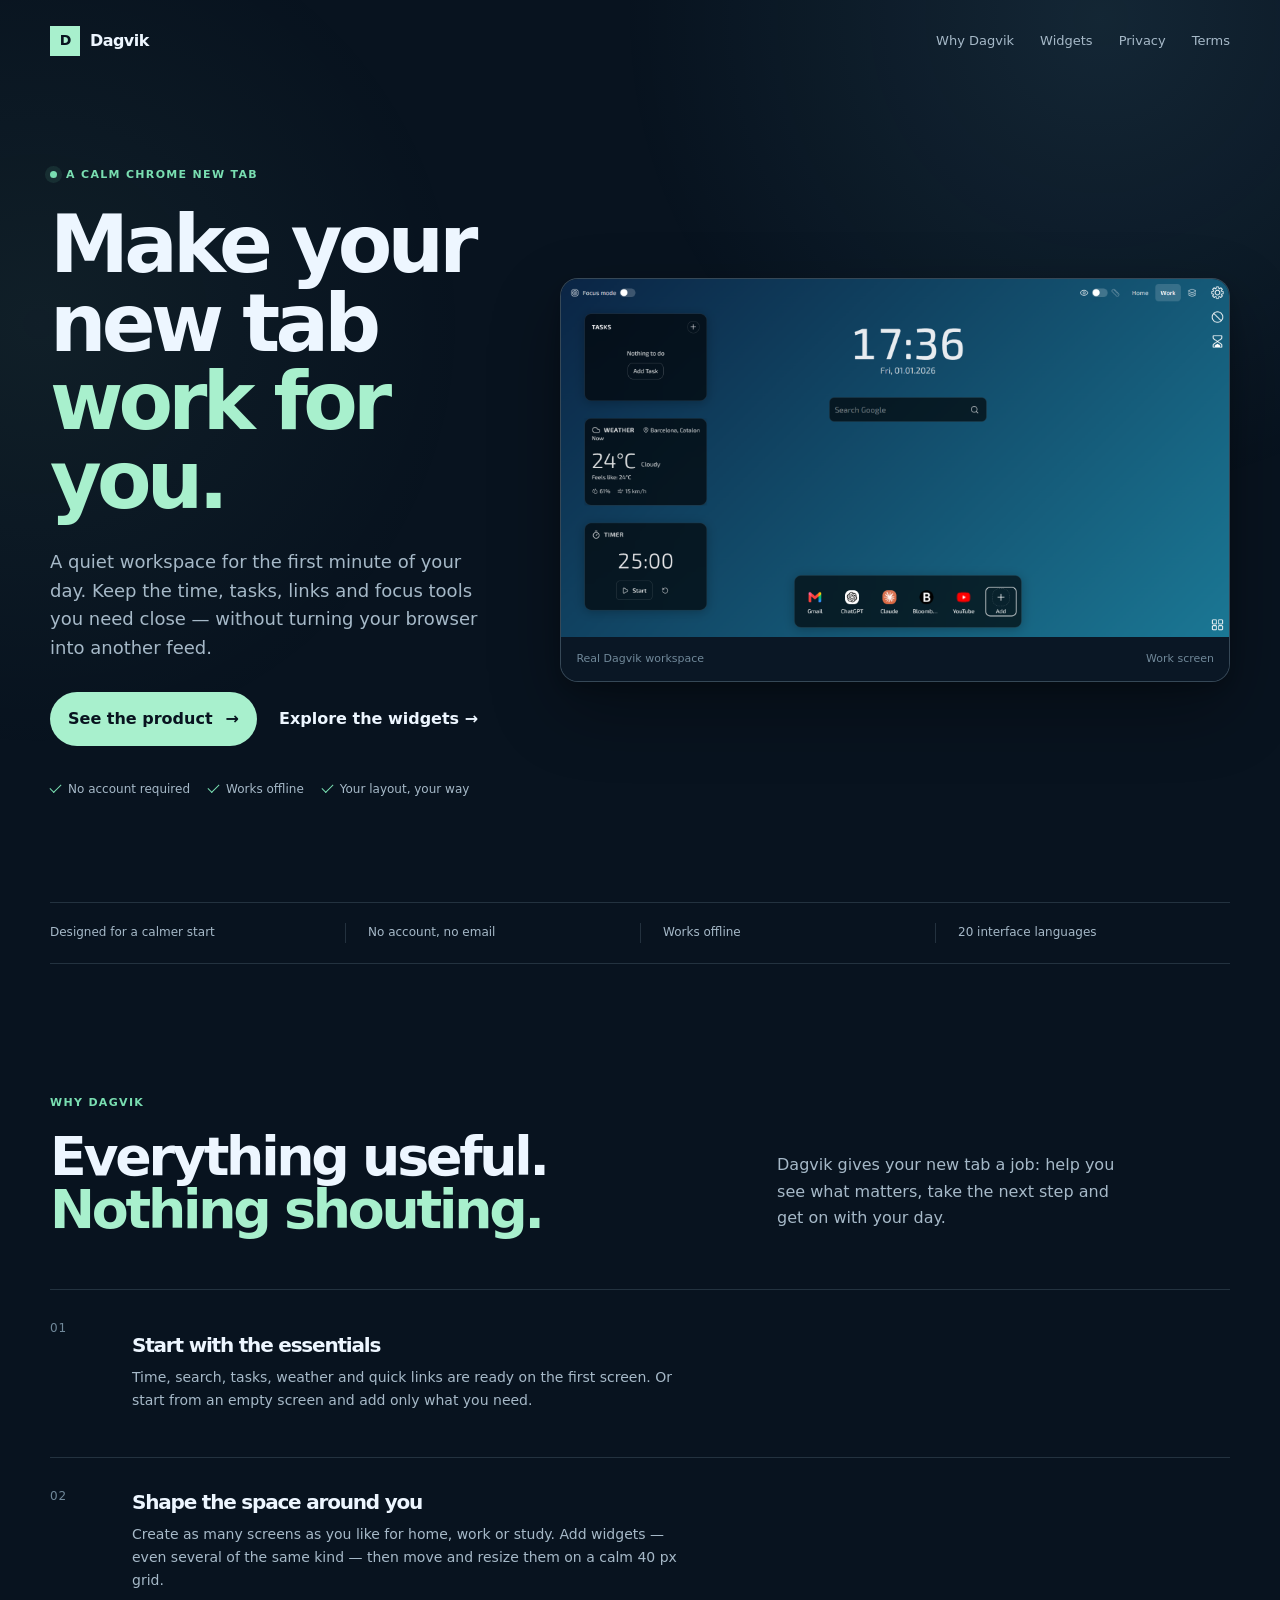
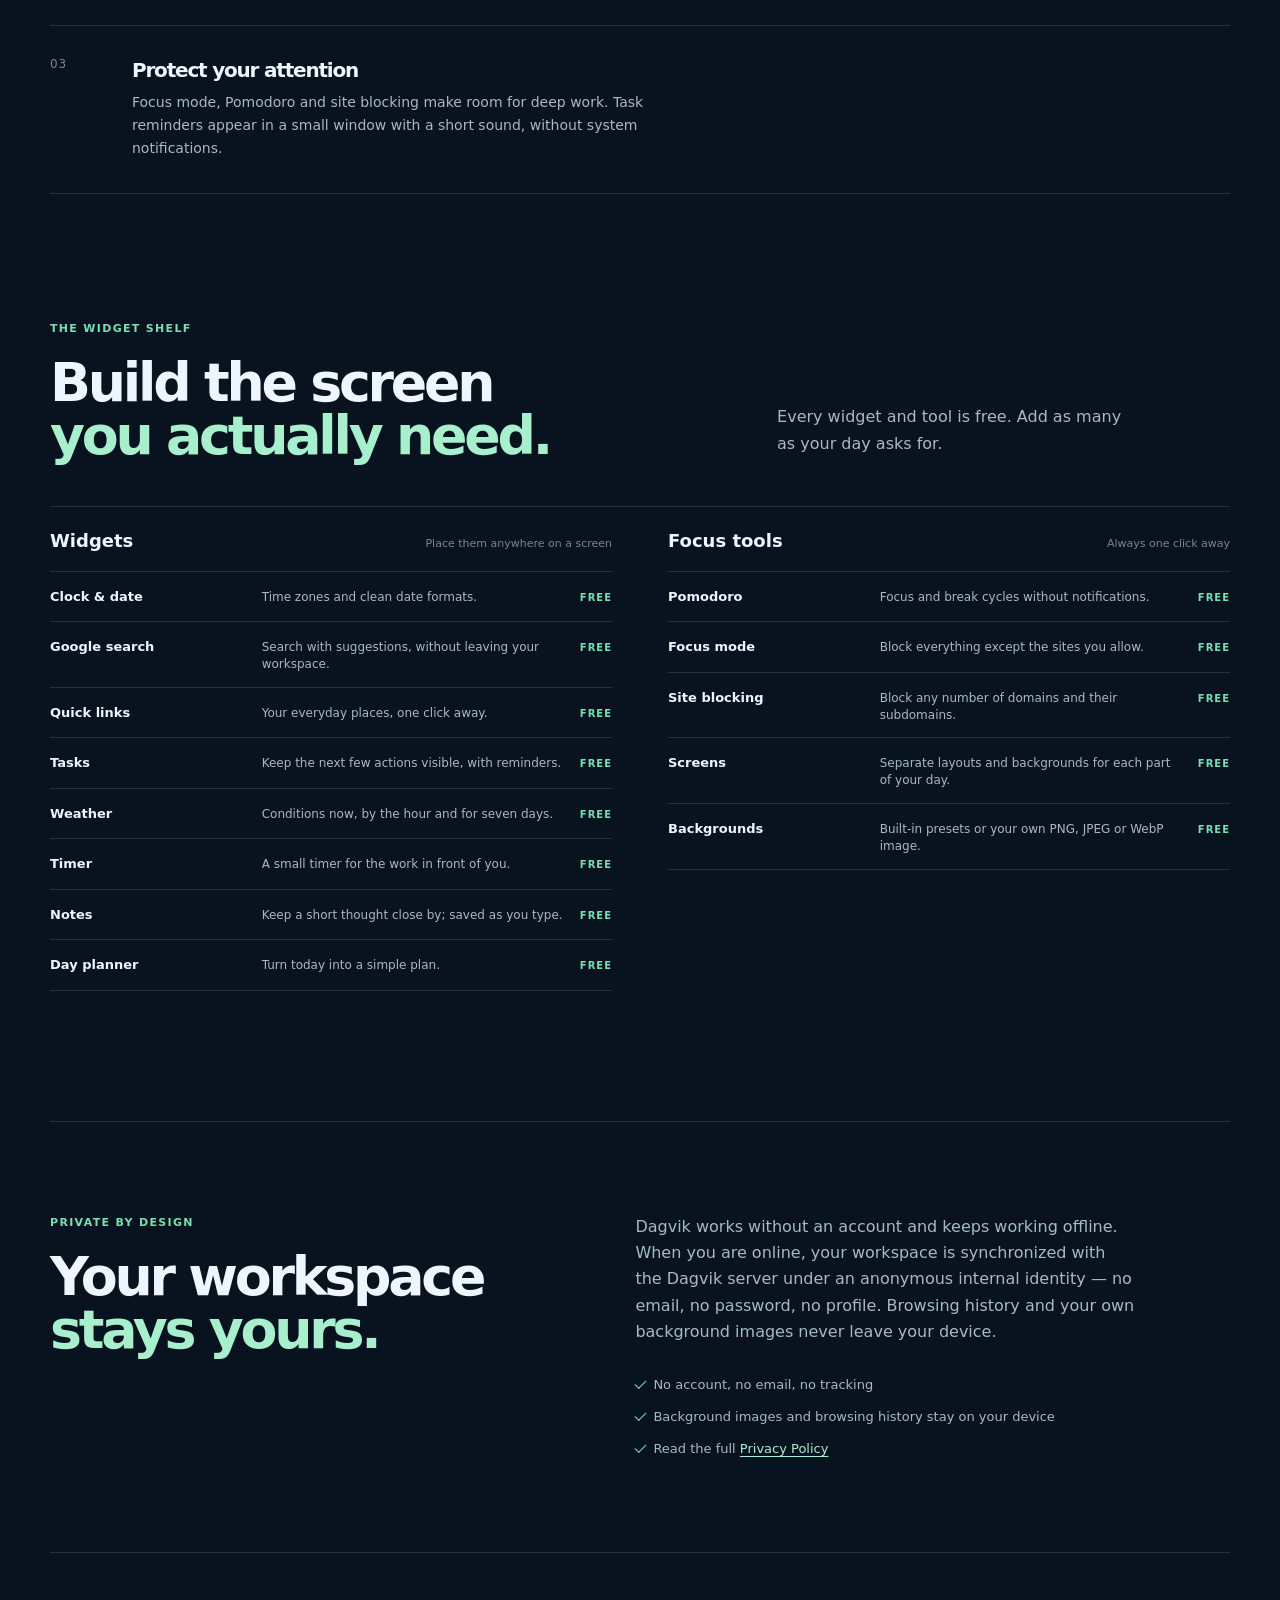
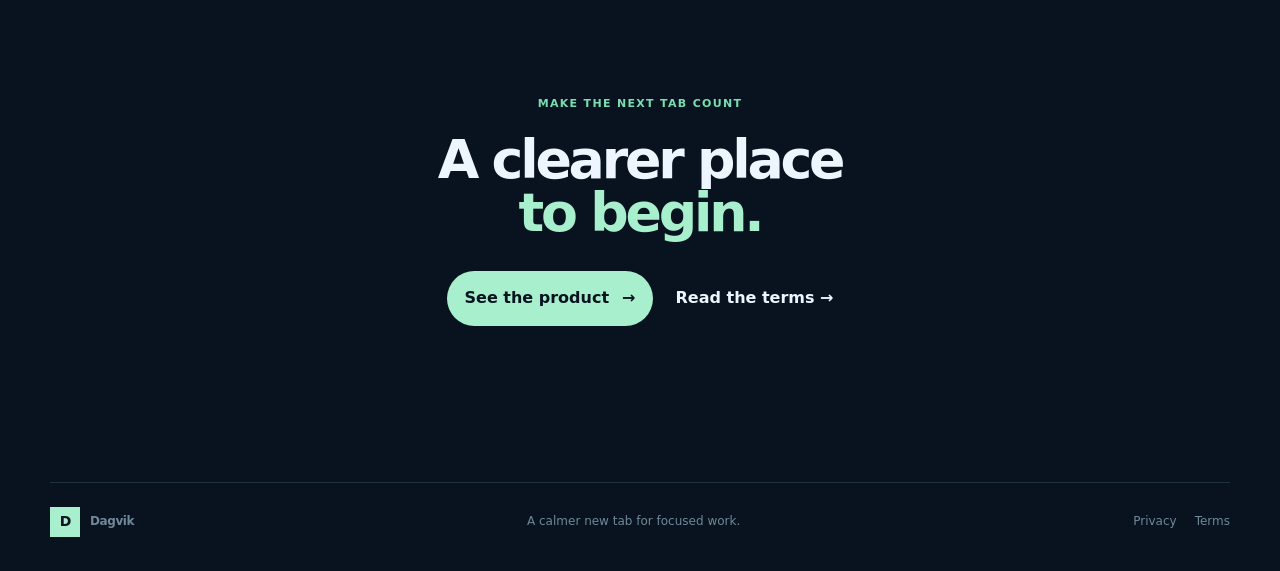
<file: index.html>
<!doctype html>
<html lang="en">
  <head>
    <meta charset="UTF-8" />
    <meta name="viewport" content="width=device-width, initial-scale=1" />
    <meta name="description" content="Dagvik is a calm Chrome new tab for time, tasks, links and focus. No account, works offline." />
    <title>Dagvik — Make your new tab work for you</title>
    <link rel="stylesheet" href="styles.css?v=20261003" />
  </head>
  <body>
    <a class="skip-link" href="#main">Skip to content</a>
    <header class="site-header section-wrap">
      <a class="wordmark" href="index.html" aria-label="Dagvik home"><span class="mark">D</span><span>Dagvik</span></a>
      <nav class="site-nav" aria-label="Main navigation">
        <a href="#features">Why Dagvik</a>
        <a href="#widgets">Widgets</a>
        <a href="privacy.html">Privacy</a>
        <a href="terms.html">Terms</a>
      </nav>
    </header>

    <main id="main">
      <section class="hero section-wrap">
        <div class="hero-copy">
          <div class="hero-badge"><span class="status-dot"></span> A calm Chrome new tab</div>
          <h1>Make your new tab <span>work for you.</span></h1>
          <p class="hero-lede">A quiet workspace for the first minute of your day. Keep the time, tasks, links and focus tools you need close — without turning your browser into another feed.</p>
          <div class="hero-actions">
            <a class="button button-primary" href="preview.html">See the product <span aria-hidden="true">→</span></a>
            <a class="text-link" href="#widgets">Explore the widgets <span aria-hidden="true">→</span></a>
          </div>
          <ul class="hero-points" aria-label="Dagvik principles">
            <li><span class="check-mark" aria-hidden="true"></span>No account required</li>
            <li><span class="check-mark" aria-hidden="true"></span>Works offline</li>
            <li><span class="check-mark" aria-hidden="true"></span>Your layout, your way</li>
          </ul>
        </div>

        <div class="hero-visual" data-screenshot-slot="default-workspace" aria-label="Screenshot of the Dagvik default workspace" role="img">
          <figure class="product-shell product-shell-real">
            <img class="product-shot" src="assets/dagvik-workspace.png" alt="Dagvik workspace with tasks, weather, timer, clock, Google search and quick links" />
            <figcaption class="product-caption"><span>Real Dagvik workspace</span><span>Work screen</span></figcaption>
          </figure>
        </div>
      </section>

      <section class="proof-strip section-wrap" aria-label="Dagvik highlights">
        <span>Designed for a calmer start</span><span>No account, no email</span><span>Works offline</span><span>20 interface languages</span>
      </section>

      <section id="features" class="section-wrap feature-section">
        <div class="section-heading">
          <div><p class="section-kicker">Why Dagvik</p><h2>Everything useful.<br /><span>Nothing shouting.</span></h2></div>
          <p>Dagvik gives your new tab a job: help you see what matters, take the next step and get on with your day.</p>
        </div>
        <div class="feature-list">
          <article class="feature-row"><span class="feature-number">01</span><div><h3>Start with the essentials</h3><p>Time, search, tasks, weather and quick links are ready on the first screen. Or start from an empty screen and add only what you need.</p></div></article>
          <article class="feature-row"><span class="feature-number">02</span><div><h3>Shape the space around you</h3><p>Create as many screens as you like for home, work or study. Add widgets — even several of the same kind — then move and resize them on a calm 40 px grid.</p></div></article>
          <article class="feature-row"><span class="feature-number">03</span><div><h3>Protect your attention</h3><p>Focus mode, Pomodoro and site blocking make room for deep work. Task reminders appear in a small window with a short sound, without system notifications.</p></div></article>
        </div>
      </section>

      <section id="widgets" class="section-wrap widget-section">
        <div class="section-heading section-heading-compact"><div><p class="section-kicker">The widget shelf</p><h2>Build the screen<br /><span>you actually need.</span></h2></div><p>Every widget and tool is free. Add as many as your day asks for.</p></div>
        <div class="widget-list">
          <div class="widget-group"><div class="widget-group-heading"><strong>Widgets</strong><span>Place them anywhere on a screen</span></div><ul>
            <li><strong>Clock &amp; date</strong><span>Time zones and clean date formats.</span><b>Free</b></li>
            <li><strong>Google search</strong><span>Search with suggestions, without leaving your workspace.</span><b>Free</b></li>
            <li><strong>Quick links</strong><span>Your everyday places, one click away.</span><b>Free</b></li>
            <li><strong>Tasks</strong><span>Keep the next few actions visible, with reminders.</span><b>Free</b></li>
            <li><strong>Weather</strong><span>Conditions now, by the hour and for seven days.</span><b>Free</b></li>
            <li><strong>Timer</strong><span>A small timer for the work in front of you.</span><b>Free</b></li>
            <li><strong>Notes</strong><span>Keep a short thought close by; saved as you type.</span><b>Free</b></li>
            <li><strong>Day planner</strong><span>Turn today into a simple plan.</span><b>Free</b></li>
          </ul></div>
          <div class="widget-group"><div class="widget-group-heading"><strong>Focus tools</strong><span>Always one click away</span></div><ul>
            <li><strong>Pomodoro</strong><span>Focus and break cycles without notifications.</span><b>Free</b></li>
            <li><strong>Focus mode</strong><span>Block everything except the sites you allow.</span><b>Free</b></li>
            <li><strong>Site blocking</strong><span>Block any number of domains and their subdomains.</span><b>Free</b></li>
            <li><strong>Screens</strong><span>Separate layouts and backgrounds for each part of your day.</span><b>Free</b></li>
            <li><strong>Backgrounds</strong><span>Built-in presets or your own PNG, JPEG or WebP image.</span><b>Free</b></li>
          </ul></div>
        </div>
      </section>

      <section class="privacy-section section-wrap">
        <div><p class="section-kicker">Private by design</p><h2>Your workspace<br /><span>stays yours.</span></h2></div>
        <div class="privacy-copy"><p>Dagvik works without an account and keeps working offline. When you are online, your workspace is synchronized with the Dagvik server under an anonymous internal identity — no email, no password, no profile. Browsing history and your own background images never leave your device.</p><ul><li><span class="check-mark" aria-hidden="true"></span>No account, no email, no tracking</li><li><span class="check-mark" aria-hidden="true"></span>Background images and browsing history stay on your device</li><li><span class="check-mark" aria-hidden="true"></span>Read the full <a href="privacy.html">Privacy Policy</a></li></ul></div>
      </section>

      <section class="final-cta section-wrap"><p class="section-kicker">Make the next tab count</p><h2>A clearer place<br /><span>to begin.</span></h2><div class="hero-actions"><a class="button button-primary" href="preview.html">See the product <span aria-hidden="true">→</span></a><a class="text-link" href="terms.html">Read the terms <span aria-hidden="true">→</span></a></div></section>
    </main>

    <footer class="site-footer section-wrap"><a class="wordmark" href="index.html"><span class="mark">D</span><span>Dagvik</span></a><span class="footer-note">A calmer new tab for focused work.</span><nav aria-label="Footer navigation"><a href="privacy.html">Privacy</a><a href="terms.html">Terms</a></nav></footer>
  </body>
</html>
</file>
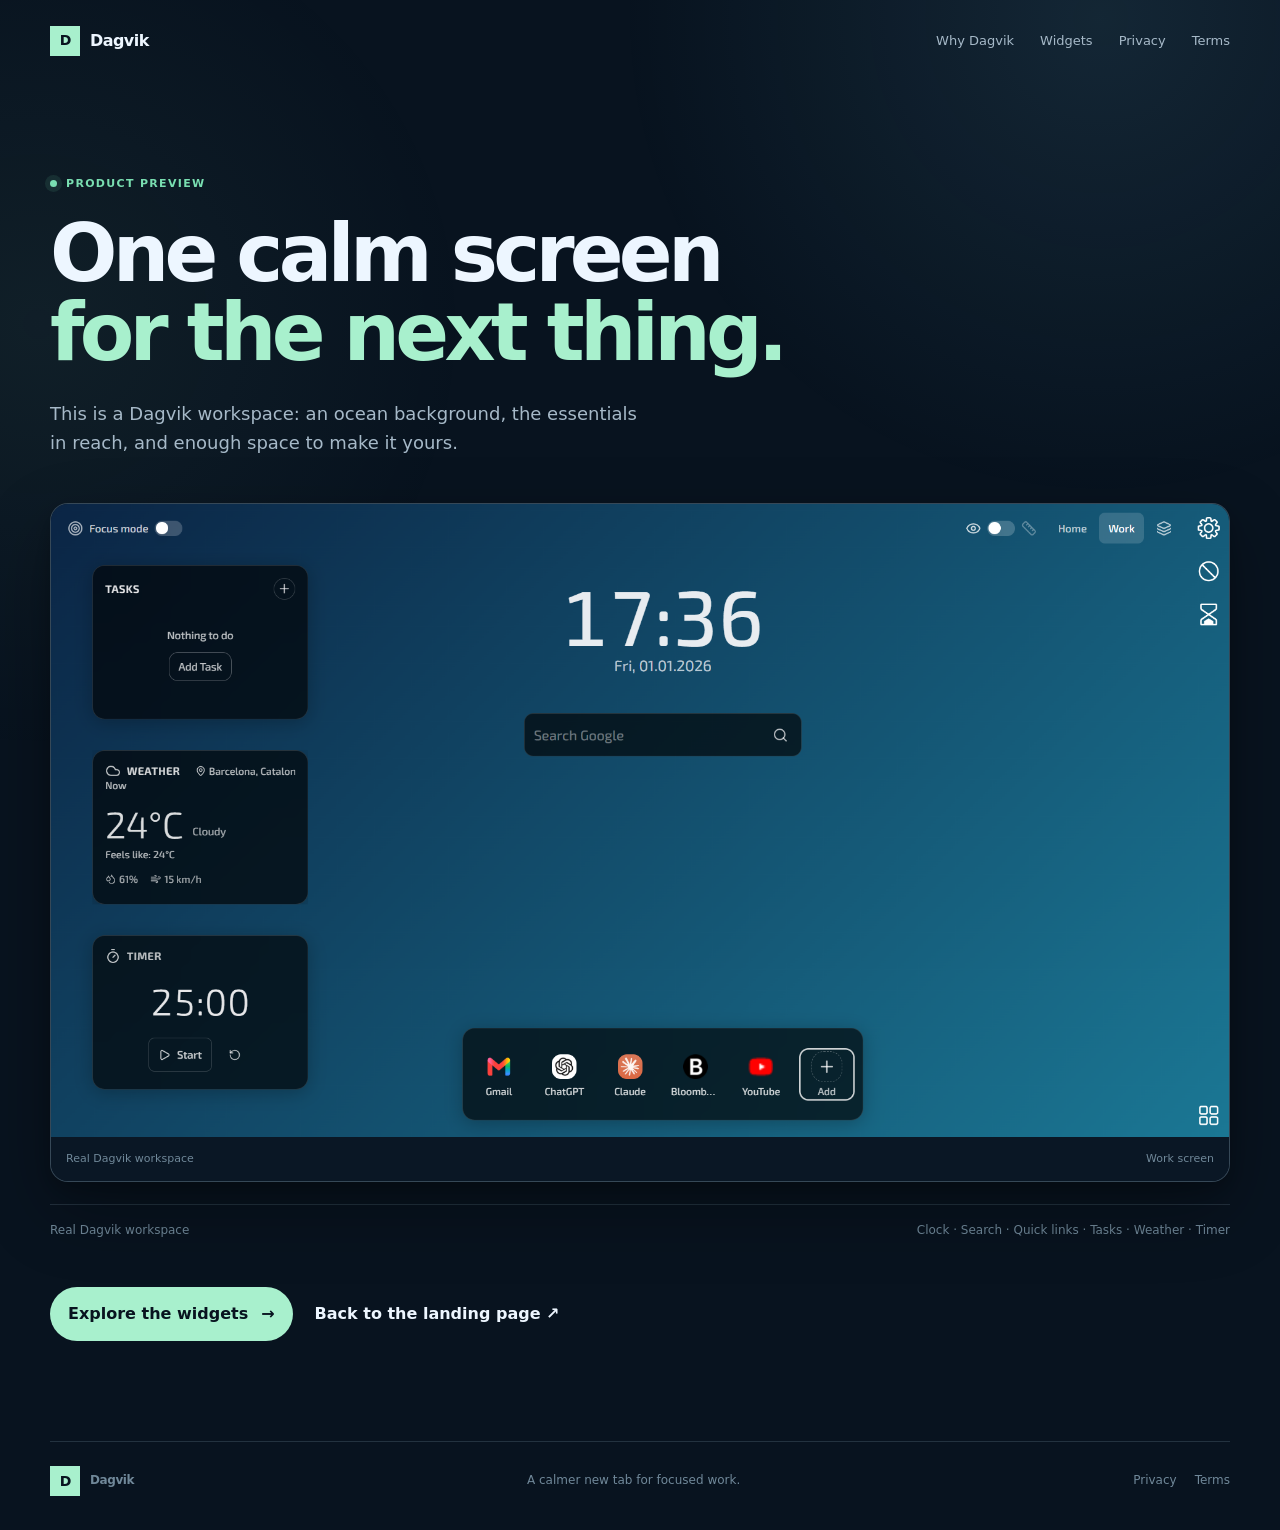
<file: preview.html>
<!doctype html>
<html lang="en">
  <head>
    <meta charset="UTF-8" />
    <meta name="viewport" content="width=device-width, initial-scale=1" />
    <meta name="description" content="A visual preview of the Dagvik workspace." />
    <title>Dagvik — Product preview</title>
    <link rel="stylesheet" href="styles.css?v=20261003" />
  </head>
  <body>
    <a class="skip-link" href="#main">Skip to content</a>
    <header class="site-header section-wrap">
      <a class="wordmark" href="index.html" aria-label="Dagvik home"><span class="mark">D</span><span>Dagvik</span></a>
      <nav class="site-nav" aria-label="Main navigation">
        <a href="index.html#features">Why Dagvik</a>
        <a href="index.html#widgets">Widgets</a>
        <a href="privacy.html">Privacy</a>
        <a href="terms.html">Terms</a>
      </nav>
    </header>

    <main id="main" class="preview-page section-wrap">
      <p class="hero-badge"><span class="status-dot"></span> Product preview</p>
      <h1>One calm screen<br /><span>for the next thing.</span></h1>
      <p class="preview-lede">This is a Dagvik workspace: an ocean background, the essentials in reach, and enough space to make it yours.</p>

      <figure class="preview-stage product-shell product-shell-real" data-screenshot-slot="default-workspace" aria-label="Screenshot of a Dagvik workspace" role="img">
        <img class="product-shot" src="assets/dagvik-workspace.png" alt="Dagvik workspace with tasks, weather, timer, clock, Google search and quick links" />
        <figcaption class="product-caption"><span>Real Dagvik workspace</span><span>Work screen</span></figcaption>
      </figure>

      <div class="preview-caption"><span>Real Dagvik workspace</span><span>Clock · Search · Quick links · Tasks · Weather · Timer</span></div>
      <div class="hero-actions preview-actions"><a class="button button-primary" href="index.html#widgets">Explore the widgets <span aria-hidden="true">→</span></a><a class="text-link" href="index.html">Back to the landing page <span aria-hidden="true">↗</span></a></div>
    </main>

    <footer class="site-footer section-wrap"><a class="wordmark" href="index.html"><span class="mark">D</span><span>Dagvik</span></a><span class="footer-note">A calmer new tab for focused work.</span><nav aria-label="Footer navigation"><a href="privacy.html">Privacy</a><a href="terms.html">Terms</a></nav></footer>
  </body>
</html>
</file>
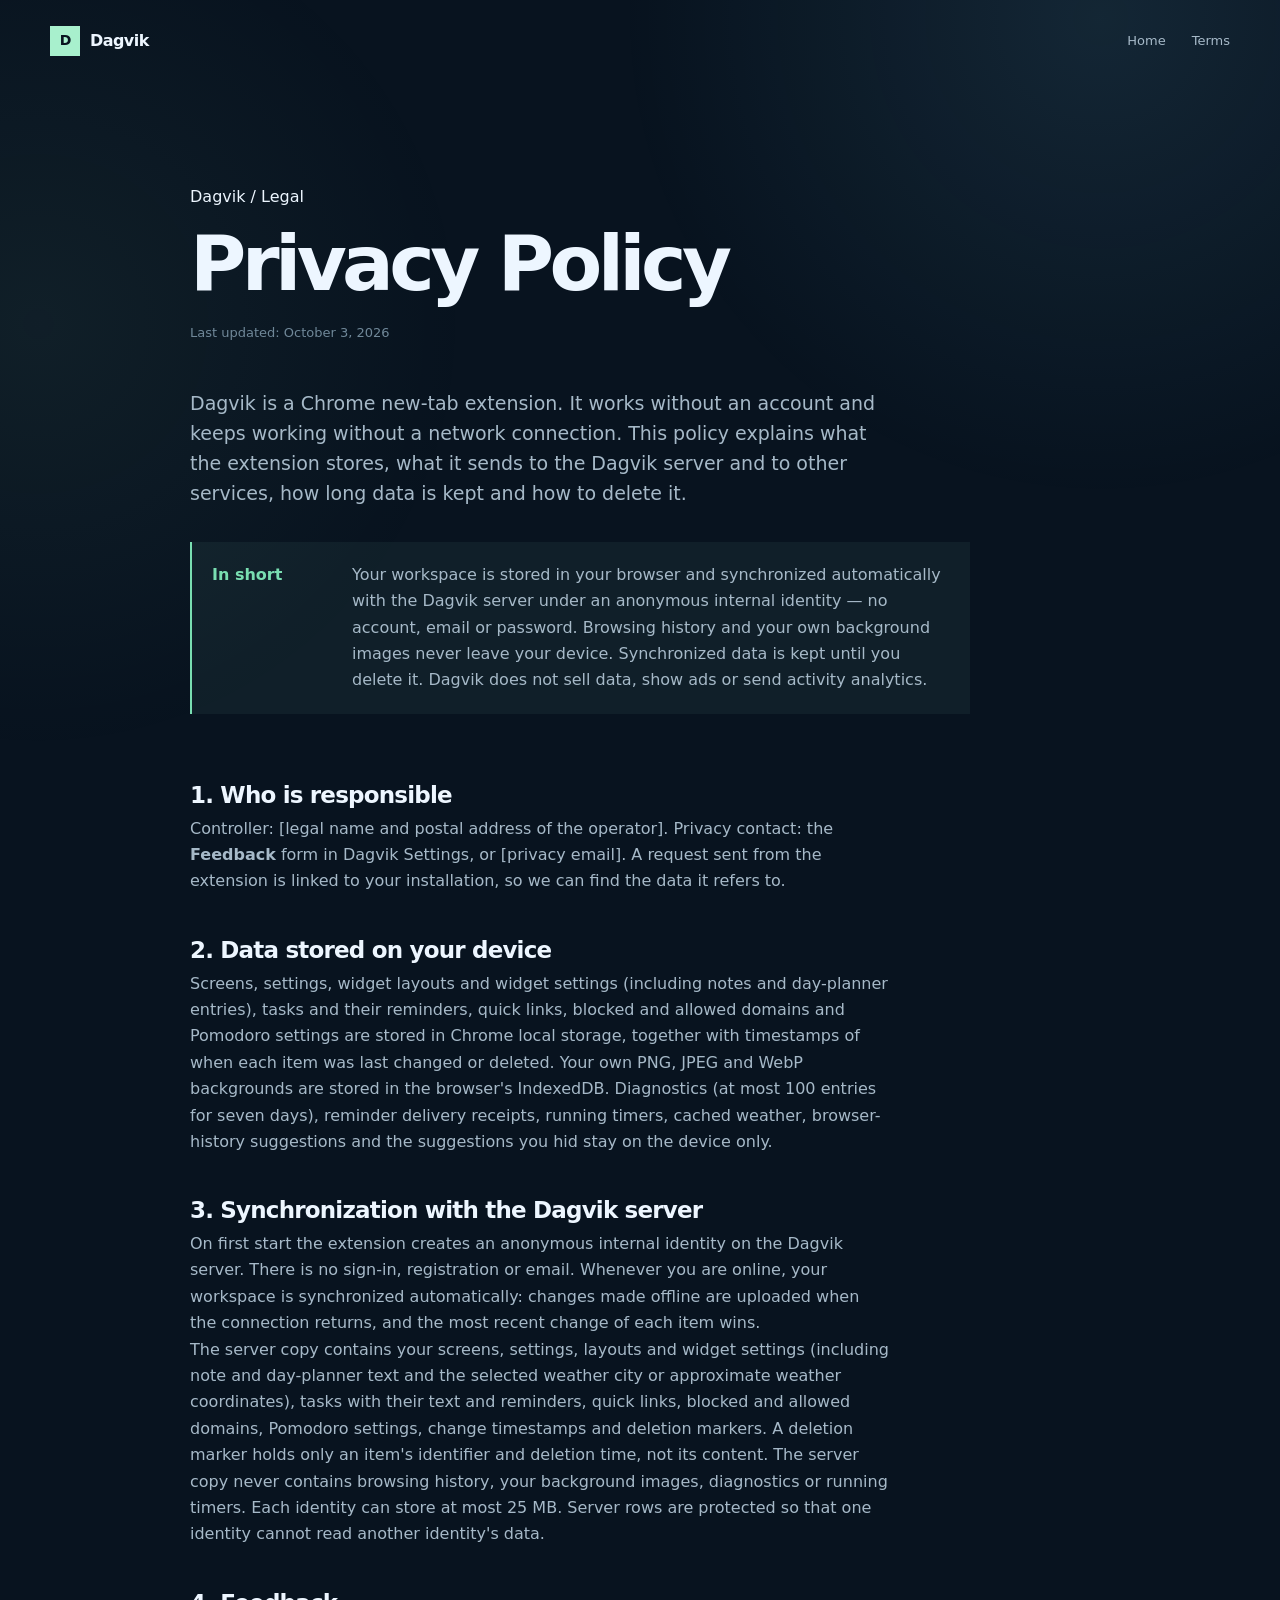
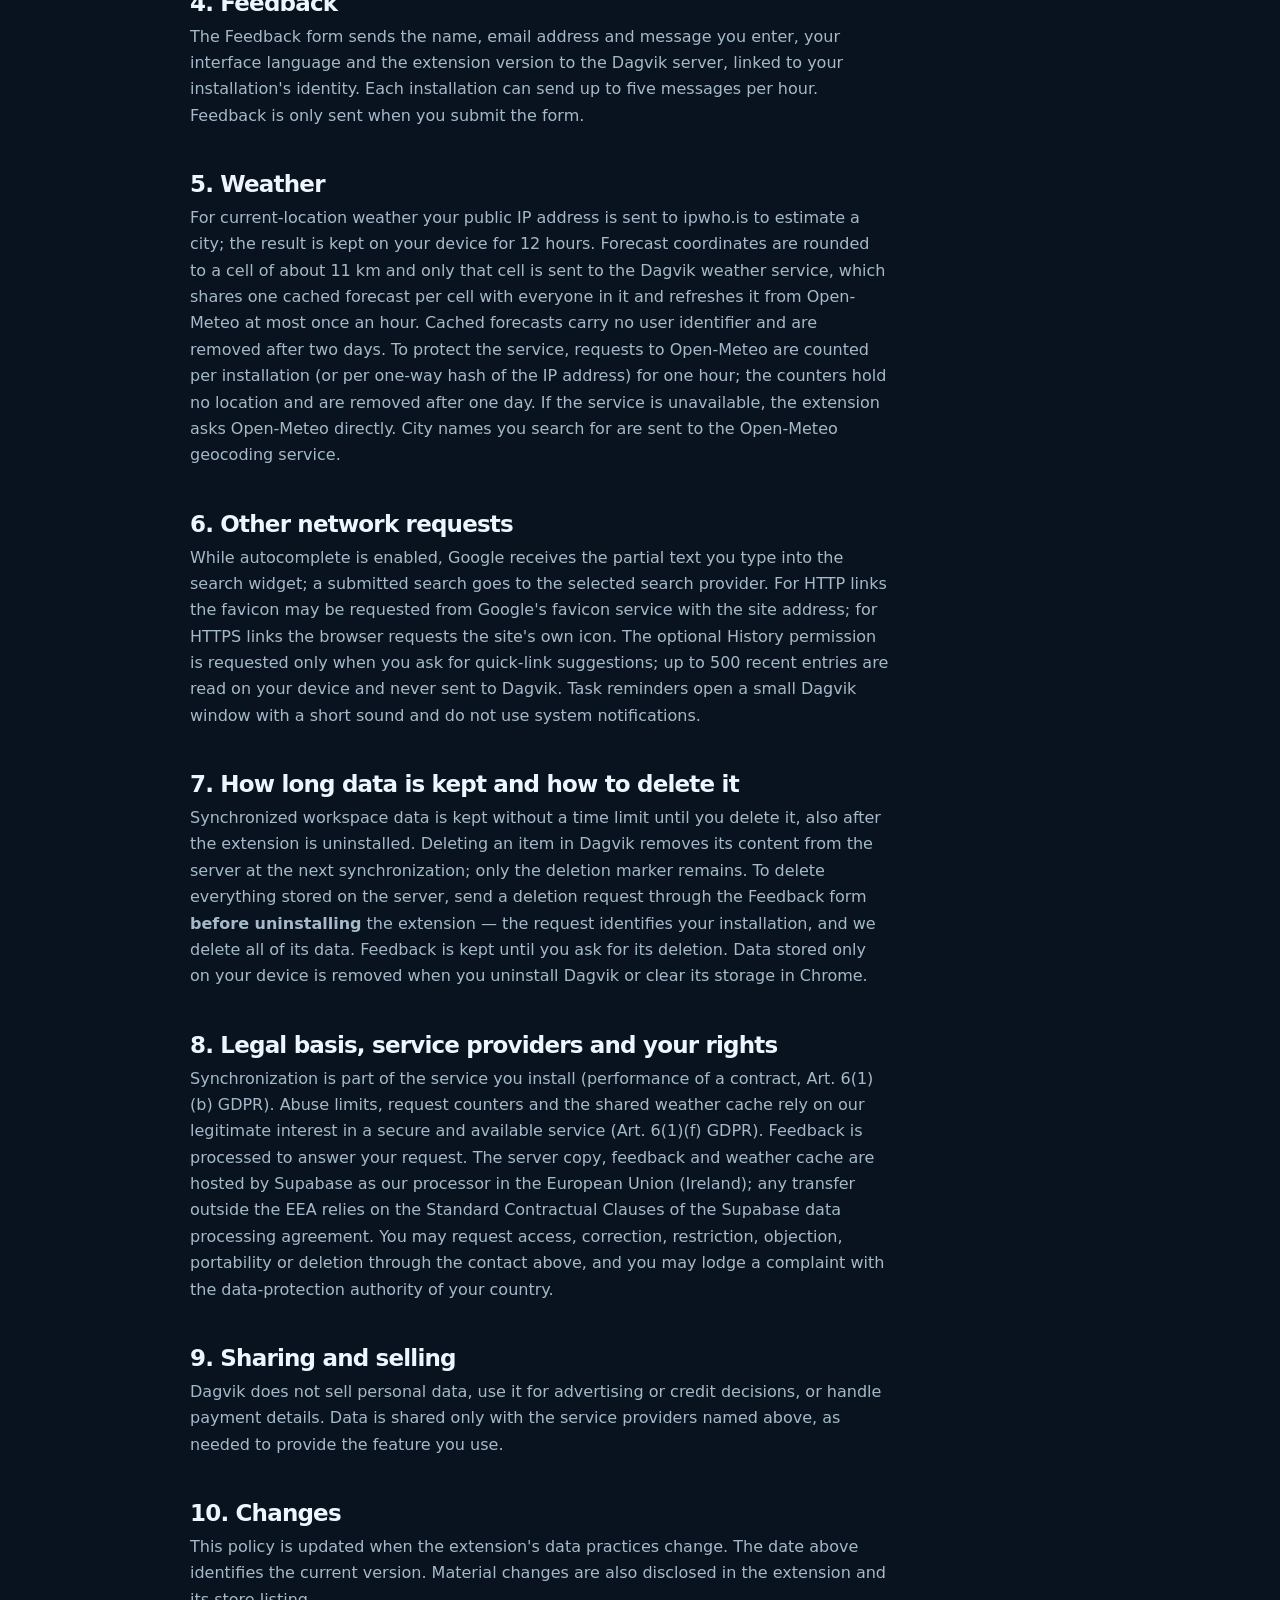
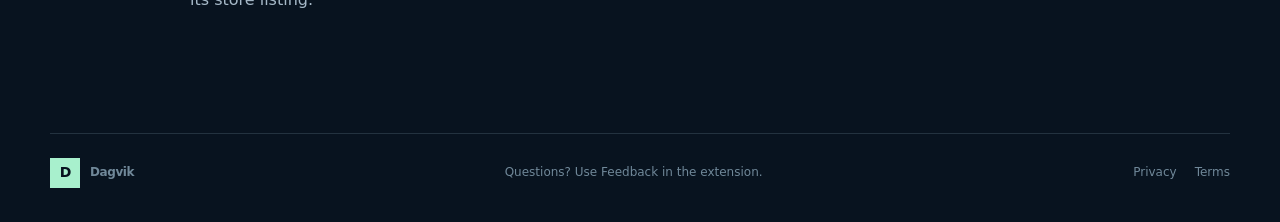
<file: privacy.html>
<!doctype html>
<html lang="en">
  <head>
    <meta charset="UTF-8" />
    <meta name="viewport" content="width=device-width, initial-scale=1" />
    <meta name="description" content="Dagvik privacy policy." />
    <title>Privacy Policy — Dagvik</title>
    <link rel="stylesheet" href="styles.css?v=20261003" />
  </head>
  <body>
    <a class="skip-link" href="#main">Skip to content</a>
    <header class="site-header"><a class="wordmark" href="index.html" aria-label="Dagvik home"><span class="mark">D</span><span>Dagvik</span></a><nav class="site-nav" aria-label="Main navigation"><a href="index.html">Home</a><a href="terms.html">Terms</a></nav></header>
    <main id="main" class="legal-page section-wrap">
      <p class="eyebrow">Dagvik / Legal</p><h1>Privacy Policy</h1><p class="legal-updated">Last updated: October 3, 2026</p>
      <p class="legal-lede">Dagvik is a Chrome new-tab extension. It works without an account and keeps working without a network connection. This policy explains what the extension stores, what it sends to the Dagvik server and to other services, how long data is kept and how to delete it.</p>
      <aside class="legal-callout"><strong>In short</strong><span>Your workspace is stored in your browser and synchronized automatically with the Dagvik server under an anonymous internal identity — no account, email or password. Browsing history and your own background images never leave your device. Synchronized data is kept until you delete it. Dagvik does not sell data, show ads or send activity analytics.</span></aside>
      <div class="legal-content">
        <h2>1. Who is responsible</h2>
        <p>Controller: [legal name and postal address of the operator]. Privacy contact: the <strong>Feedback</strong> form in Dagvik Settings, or [privacy email]. A request sent from the extension is linked to your installation, so we can find the data it refers to.</p>

        <h2>2. Data stored on your device</h2>
        <p>Screens, settings, widget layouts and widget settings (including notes and day-planner entries), tasks and their reminders, quick links, blocked and allowed domains and Pomodoro settings are stored in Chrome local storage, together with timestamps of when each item was last changed or deleted. Your own PNG, JPEG and WebP backgrounds are stored in the browser's IndexedDB. Diagnostics (at most 100 entries for seven days), reminder delivery receipts, running timers, cached weather, browser-history suggestions and the suggestions you hid stay on the device only.</p>

        <h2>3. Synchronization with the Dagvik server</h2>
        <p>On first start the extension creates an anonymous internal identity on the Dagvik server. There is no sign-in, registration or email. Whenever you are online, your workspace is synchronized automatically: changes made offline are uploaded when the connection returns, and the most recent change of each item wins.</p>
        <p>The server copy contains your screens, settings, layouts and widget settings (including note and day-planner text and the selected weather city or approximate weather coordinates), tasks with their text and reminders, quick links, blocked and allowed domains, Pomodoro settings, change timestamps and deletion markers. A deletion marker holds only an item's identifier and deletion time, not its content. The server copy never contains browsing history, your background images, diagnostics or running timers. Each identity can store at most 25 MB. Server rows are protected so that one identity cannot read another identity's data.</p>

        <h2>4. Feedback</h2>
        <p>The Feedback form sends the name, email address and message you enter, your interface language and the extension version to the Dagvik server, linked to your installation's identity. Each installation can send up to five messages per hour. Feedback is only sent when you submit the form.</p>

        <h2>5. Weather</h2>
        <p>For current-location weather your public IP address is sent to ipwho.is to estimate a city; the result is kept on your device for 12 hours. Forecast coordinates are rounded to a cell of about 11 km and only that cell is sent to the Dagvik weather service, which shares one cached forecast per cell with everyone in it and refreshes it from Open-Meteo at most once an hour. Cached forecasts carry no user identifier and are removed after two days. To protect the service, requests to Open-Meteo are counted per installation (or per one-way hash of the IP address) for one hour; the counters hold no location and are removed after one day. If the service is unavailable, the extension asks Open-Meteo directly. City names you search for are sent to the Open-Meteo geocoding service.</p>

        <h2>6. Other network requests</h2>
        <p>While autocomplete is enabled, Google receives the partial text you type into the search widget; a submitted search goes to the selected search provider. For HTTP links the favicon may be requested from Google's favicon service with the site address; for HTTPS links the browser requests the site's own icon. The optional History permission is requested only when you ask for quick-link suggestions; up to 500 recent entries are read on your device and never sent to Dagvik. Task reminders open a small Dagvik window with a short sound and do not use system notifications.</p>

        <h2>7. How long data is kept and how to delete it</h2>
        <p>Synchronized workspace data is kept without a time limit until you delete it, also after the extension is uninstalled. Deleting an item in Dagvik removes its content from the server at the next synchronization; only the deletion marker remains. To delete everything stored on the server, send a deletion request through the Feedback form <strong>before uninstalling</strong> the extension — the request identifies your installation, and we delete all of its data. Feedback is kept until you ask for its deletion. Data stored only on your device is removed when you uninstall Dagvik or clear its storage in Chrome.</p>

        <h2>8. Legal basis, service providers and your rights</h2>
        <p>Synchronization is part of the service you install (performance of a contract, Art. 6(1)(b) GDPR). Abuse limits, request counters and the shared weather cache rely on our legitimate interest in a secure and available service (Art. 6(1)(f) GDPR). Feedback is processed to answer your request. The server copy, feedback and weather cache are hosted by Supabase as our processor in the European Union (Ireland); any transfer outside the EEA relies on the Standard Contractual Clauses of the Supabase data processing agreement. You may request access, correction, restriction, objection, portability or deletion through the contact above, and you may lodge a complaint with the data-protection authority of your country.</p>

        <h2>9. Sharing and selling</h2>
        <p>Dagvik does not sell personal data, use it for advertising or credit decisions, or handle payment details. Data is shared only with the service providers named above, as needed to provide the feature you use.</p>

        <h2>10. Changes</h2>
        <p>This policy is updated when the extension's data practices change. The date above identifies the current version. Material changes are also disclosed in the extension and its store listing.</p>
      </div>
    </main>
    <footer class="site-footer section-wrap"><a class="wordmark" href="index.html"><span class="mark">D</span><span>Dagvik</span></a><span class="footer-note">Questions? Use Feedback in the extension.</span><nav aria-label="Footer navigation"><a href="privacy.html">Privacy</a><a href="terms.html">Terms</a></nav></footer>
  </body>
</html>
</file>
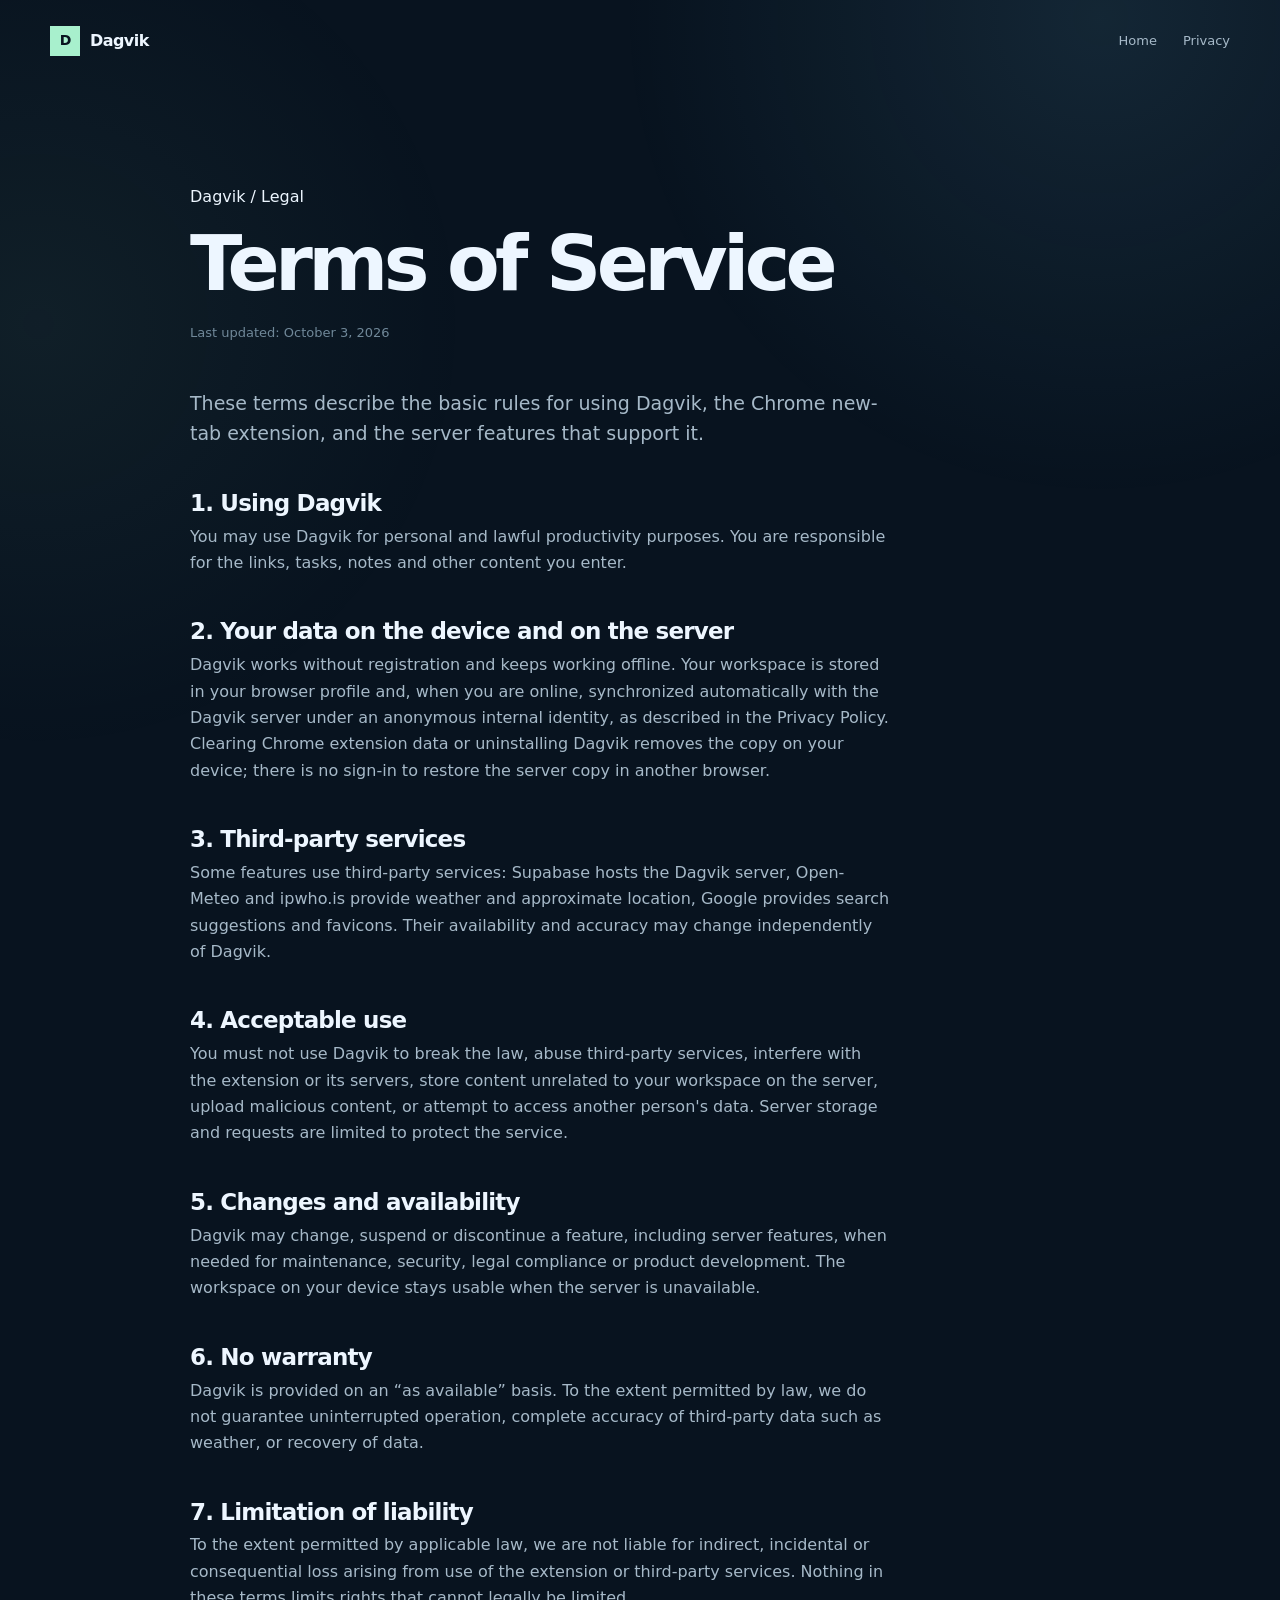
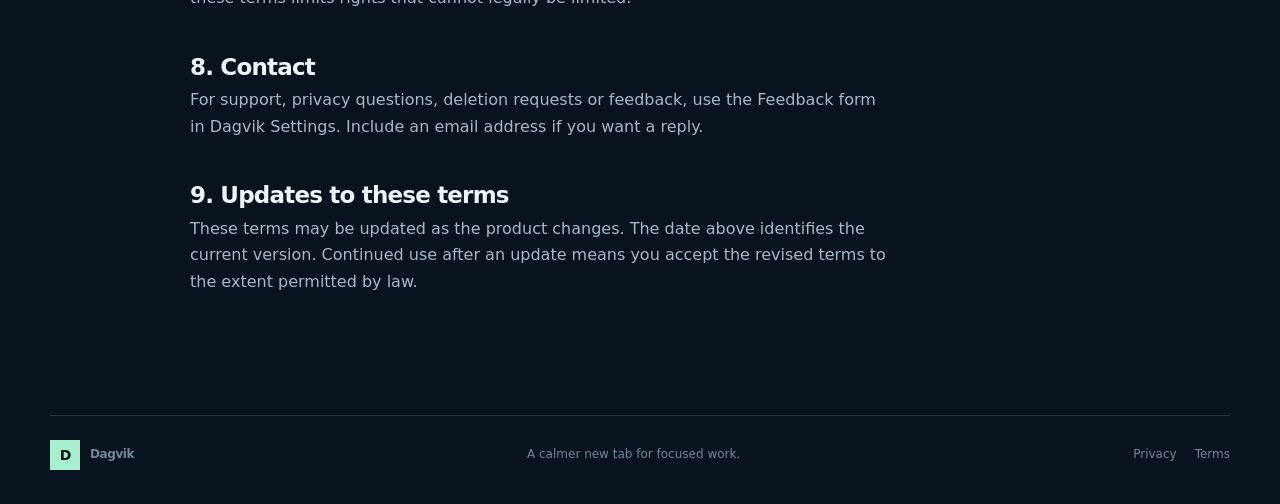
<file: terms.html>
<!doctype html>
<html lang="en">
  <head>
    <meta charset="UTF-8" />
    <meta name="viewport" content="width=device-width, initial-scale=1" />
    <meta name="description" content="Dagvik terms of service." />
    <title>Terms of Service — Dagvik</title>
    <link rel="stylesheet" href="styles.css?v=20261003" />
  </head>
  <body>
    <a class="skip-link" href="#main">Skip to content</a>
    <header class="site-header"><a class="wordmark" href="index.html" aria-label="Dagvik home"><span class="mark">D</span><span>Dagvik</span></a><nav class="site-nav" aria-label="Main navigation"><a href="index.html">Home</a><a href="privacy.html">Privacy</a></nav></header>
    <main id="main" class="legal-page section-wrap">
      <p class="eyebrow">Dagvik / Legal</p><h1>Terms of Service</h1><p class="legal-updated">Last updated: October 3, 2026</p>
      <p class="legal-lede">These terms describe the basic rules for using Dagvik, the Chrome new-tab extension, and the server features that support it.</p>
      <div class="legal-content">
        <h2>1. Using Dagvik</h2>
        <p>You may use Dagvik for personal and lawful productivity purposes. You are responsible for the links, tasks, notes and other content you enter.</p>
        <h2>2. Your data on the device and on the server</h2>
        <p>Dagvik works without registration and keeps working offline. Your workspace is stored in your browser profile and, when you are online, synchronized automatically with the Dagvik server under an anonymous internal identity, as described in the <a href="privacy.html">Privacy Policy</a>. Clearing Chrome extension data or uninstalling Dagvik removes the copy on your device; there is no sign-in to restore the server copy in another browser.</p>
        <h2>3. Third-party services</h2>
        <p>Some features use third-party services: Supabase hosts the Dagvik server, Open-Meteo and ipwho.is provide weather and approximate location, Google provides search suggestions and favicons. Their availability and accuracy may change independently of Dagvik.</p>
        <h2>4. Acceptable use</h2>
        <p>You must not use Dagvik to break the law, abuse third-party services, interfere with the extension or its servers, store content unrelated to your workspace on the server, upload malicious content, or attempt to access another person's data. Server storage and requests are limited to protect the service.</p>
        <h2>5. Changes and availability</h2>
        <p>Dagvik may change, suspend or discontinue a feature, including server features, when needed for maintenance, security, legal compliance or product development. The workspace on your device stays usable when the server is unavailable.</p>
        <h2>6. No warranty</h2>
        <p>Dagvik is provided on an “as available” basis. To the extent permitted by law, we do not guarantee uninterrupted operation, complete accuracy of third-party data such as weather, or recovery of data.</p>
        <h2>7. Limitation of liability</h2>
        <p>To the extent permitted by applicable law, we are not liable for indirect, incidental or consequential loss arising from use of the extension or third-party services. Nothing in these terms limits rights that cannot legally be limited.</p>
        <h2>8. Contact</h2>
        <p>For support, privacy questions, deletion requests or feedback, use the Feedback form in Dagvik Settings. Include an email address if you want a reply.</p>
        <h2>9. Updates to these terms</h2>
        <p>These terms may be updated as the product changes. The date above identifies the current version. Continued use after an update means you accept the revised terms to the extent permitted by law.</p>
      </div>
    </main>
    <footer class="site-footer section-wrap"><a class="wordmark" href="index.html"><span class="mark">D</span><span>Dagvik</span></a><span class="footer-note">A calmer new tab for focused work.</span><nav aria-label="Footer navigation"><a href="privacy.html">Privacy</a><a href="terms.html">Terms</a></nav></footer>
  </body>
</html>
</file>
<file: styles.css>
:root {
  --ink: #edf6ff;
  --muted: #a6b9c8;
  --faint: #708899;
  --canvas: #08131f;
  --surface: #0d1d2d;
  --surface-raised: #112a40;
  --line: rgba(192, 224, 244, 0.15);
  --line-strong: rgba(192, 224, 244, 0.25);
  --mint: #a8f0cd;
  --mint-strong: #79deb1;
  --blue: #8cd9fa;
  --coral: #ffb18c;
  --app-blue-1: #0b2545;
  --app-blue-2: #1b7895;
  --max: 1180px;
}

* { box-sizing: border-box; }
html { scroll-behavior: smooth; }
body {
  margin: 0;
  color: var(--ink);
  background: var(--canvas);
  font: 16px/1.65 "Exo 2", ui-sans-serif, system-ui, sans-serif;
  text-rendering: optimizeLegibility;
}
body::before {
  position: fixed;
  inset: 0;
  z-index: -1;
  content: "";
  pointer-events: none;
  background:
    radial-gradient(circle at 86% 2%, rgba(122, 210, 249, 0.1), transparent 30rem),
    radial-gradient(circle at 3% 36%, rgba(168, 240, 205, 0.055), transparent 27rem);
}
a { color: inherit; text-decoration: none; }
a:focus-visible, button:focus-visible { outline: 2px solid var(--mint-strong); outline-offset: 4px; }
.skip-link {
  position: fixed;
  top: 12px;
  left: 12px;
  z-index: 10;
  padding: 8px 12px;
  color: var(--canvas);
  background: var(--mint);
  transform: translateY(-160%);
}
.skip-link:focus { transform: translateY(0); }
.section-wrap { width: min(calc(100% - 56px), var(--max)); margin: 0 auto; }
.site-header {
  display: flex;
  align-items: center;
  justify-content: space-between;
  width: min(calc(100% - 56px), var(--max));
  margin: 0 auto;
  padding: 26px 0;
}
.wordmark {
  display: inline-flex;
  align-items: center;
  gap: 10px;
  font-weight: 700;
  letter-spacing: -0.035em;
}
.mark {
  display: grid;
  width: 30px;
  height: 30px;
  place-items: center;
  color: var(--canvas);
  background: var(--mint);
  font-size: 14px;
  font-weight: 800;
  letter-spacing: -0.08em;
}
.site-nav { display: flex; align-items: center; gap: 26px; color: var(--muted); font-size: 13px; }
.site-nav a:hover, .site-footer a:hover { color: var(--mint); }
.site-nav .nav-cta {
  padding: 9px 14px;
  color: var(--ink);
  border: 1px solid var(--line);
  border-radius: 999px;
}
.site-nav .nav-cta:hover { border-color: var(--mint-strong); }
.hero {
  display: grid;
  grid-template-columns: minmax(280px, 0.8fr) minmax(540px, 1.2fr);
  gap: 64px;
  align-items: center;
  padding: 78px 0 102px;
}
.hero-badge, .section-kicker {
  color: var(--mint-strong);
  font-size: 11px;
  font-weight: 700;
  letter-spacing: 0.12em;
  text-transform: uppercase;
}
.hero-badge { display: inline-flex; align-items: center; margin-bottom: 22px; }
.status-dot {
  display: inline-block;
  width: 7px;
  height: 7px;
  margin: 0 9px 1px 0;
  background: var(--mint-strong);
  border-radius: 50%;
  box-shadow: 0 0 0 5px rgba(121, 222, 177, 0.1);
}
h1, h2, h3 { margin: 0; font-weight: 700; letter-spacing: -0.06em; }
h1, h2 { line-height: 0.99; }
h1 { max-width: 660px; font-size: clamp(3.3rem, 6.2vw, 6.2rem); }
h1 span, h2 span { color: var(--mint); }
h2 { font-size: clamp(2.35rem, 4.2vw, 4.4rem); }
h3 { font-size: 20px; line-height: 1.1; }
.hero-lede { max-width: 470px; margin: 28px 0 30px; color: var(--muted); font-size: 18px; line-height: 1.58; }
.hero-actions { display: flex; flex-wrap: wrap; align-items: center; gap: 22px; }
.button {
  display: inline-flex;
  align-items: center;
  gap: 13px;
  padding: 14px 18px;
  border-radius: 999px;
  font-weight: 700;
  transition: transform 160ms ease, background 160ms ease, border-color 160ms ease;
}
.button-primary { color: var(--canvas); background: var(--mint); }
.button-primary:hover { background: #d5ffe8; transform: translateY(-1px); }
.text-link { color: var(--ink); font-weight: 700; }
.text-link:hover { color: var(--mint-strong); }
.hero-points {
  display: flex;
  flex-wrap: wrap;
  gap: 10px 18px;
  margin: 34px 0 0;
  padding: 0;
  color: var(--muted);
  list-style: none;
  font-size: 12px;
}
.check-mark {
  display: inline-block;
  width: 11px;
  height: 6px;
  margin: 0 7px 3px 0;
  border-bottom: 1.5px solid var(--mint-strong);
  border-left: 1.5px solid var(--mint-strong);
  transform: rotate(-45deg);
}
.hero-visual { min-width: 0; }
.product-shell {
  position: relative;
  width: 100%;
  overflow: hidden;
  background: #0a1725;
  border: 1px solid rgba(192, 224, 244, 0.24);
  border-radius: 18px;
  box-shadow: 0 28px 70px rgba(0, 0, 0, 0.32), 0 8px 18px rgba(0, 0, 0, 0.18);
}
.product-toolbar {
  position: relative;
  z-index: 2;
  display: flex;
  align-items: center;
  justify-content: space-between;
  min-height: 54px;
  padding: 0 16px;
  color: rgba(239, 249, 255, 0.76);
  background: rgba(3, 14, 27, 0.44);
  border-bottom: 1px solid rgba(255, 255, 255, 0.12);
  font-size: 11px;
}
.focus-control { display: inline-flex; align-items: center; gap: 8px; white-space: nowrap; }
.mini-switch { display: inline-block; width: 23px; height: 13px; background: rgba(3, 17, 35, 0.64); border: 1px solid rgba(239, 249, 255, 0.24); border-radius: 999px; }
.mini-switch::after { display: block; width: 7px; height: 7px; margin: 2px; content: ""; background: rgba(239, 249, 255, 0.9); border-radius: 50%; }
.product-tabs { display: flex; align-items: center; gap: 4px; }
.product-tab { padding: 7px 9px; color: rgba(239, 249, 255, 0.46); border-radius: 7px; }
.product-tab.is-active { color: var(--ink); background: rgba(255, 255, 255, 0.14); }
.product-canvas {
  position: relative;
  height: 384px;
  overflow: hidden;
  background: linear-gradient(135deg, var(--app-blue-1) 0%, var(--app-blue-2) 100%);
}
.product-canvas::before {
  position: absolute;
  inset: 0;
  content: "";
  opacity: 0.3;
  background: radial-gradient(circle at 70% 8%, rgba(161, 237, 255, 0.35), transparent 25%), linear-gradient(135deg, transparent 48%, rgba(255, 255, 255, 0.06) 48.5%, transparent 49%);
}
.screen-card {
  position: absolute;
  z-index: 1;
  width: 174px;
  min-height: 108px;
  padding: 14px;
  color: rgba(239, 249, 255, 0.8);
  background: rgba(2, 18, 36, 0.52);
  border: 1px solid rgba(255, 255, 255, 0.16);
  border-radius: 11px;
  box-shadow: 0 8px 24px rgba(0, 20, 40, 0.08);
}
.screen-label { display: flex; align-items: center; justify-content: space-between; margin-bottom: 16px; color: rgba(239, 249, 255, 0.74); font-size: 10px; font-weight: 700; letter-spacing: 0.08em; text-transform: uppercase; }
.card-plus { display: grid; width: 20px; height: 20px; place-items: center; color: var(--mint); border: 1px solid rgba(255, 255, 255, 0.2); border-radius: 50%; font-size: 15px; font-weight: 400; }
.screen-empty { display: block; margin: 15px 0 9px; color: rgba(239, 249, 255, 0.7); text-align: center; font-size: 11px; }
.screen-button { display: inline-block; padding: 5px 8px; color: rgba(239, 249, 255, 0.82); border: 1px solid rgba(255, 255, 255, 0.2); border-radius: 7px; font-size: 10px; }
.tasks-card { top: 20px; left: 22px; }
.weather-card { top: 146px; left: 22px; min-height: 133px; }
.screen-muted { display: block; margin: -7px 0 14px; color: rgba(239, 249, 255, 0.62); font-size: 10px; }
.screen-warning { display: block; margin-bottom: 12px; color: #ffd9df; font-size: 10px; line-height: 1.35; }
.screen-clock { position: absolute; top: 46px; right: 82px; z-index: 1; color: rgba(255, 255, 255, 0.94); text-align: center; }
.screen-clock strong { display: block; font-size: clamp(3.25rem, 6vw, 5rem); font-weight: 400; letter-spacing: -0.1em; line-height: 0.95; }
.screen-clock strong span { color: var(--mint); }
.screen-clock > span { display: block; margin-top: 9px; color: rgba(239, 249, 255, 0.72); font-size: 11px; }
.screen-search { position: absolute; top: 166px; right: 80px; z-index: 1; display: flex; align-items: center; gap: 10px; width: 300px; padding: 13px 14px; color: rgba(239, 249, 255, 0.64); background: rgba(2, 18, 36, 0.43); border: 1px solid rgba(255, 255, 255, 0.14); border-radius: 9px; font-size: 12px; }
.search-icon { width: 13px; height: 13px; border: 1px solid rgba(239, 249, 255, 0.6); border-radius: 50%; }
.search-icon-small { position: relative; width: 14px; height: 14px; margin-left: auto; border: 1px solid rgba(239, 249, 255, 0.38); border-radius: 50%; }
.search-icon-small::after { position: absolute; right: -4px; bottom: -2px; width: 5px; height: 1px; content: ""; background: rgba(239, 249, 255, 0.45); transform: rotate(45deg); }
.timer-card { top: 301px; left: 22px; min-height: 96px; }
.timer-card strong { display: block; margin: 0 0 10px; color: rgba(239, 249, 255, 0.9); font-size: 27px; font-weight: 400; line-height: 1; }
.timer-links { color: rgba(239, 249, 255, 0.62); font-size: 10px; }
.links-card { right: 80px; bottom: 19px; left: 218px; width: auto; min-height: 72px; }
.links-card .screen-label { margin-bottom: 9px; }
.link-row { display: flex; gap: 7px; color: rgba(239, 249, 255, 0.7); font-size: 10px; white-space: nowrap; }
.link-row span { padding: 6px 8px; background: rgba(168, 240, 205, 0.1); border-radius: 6px; }
.product-rail { position: absolute; top: 54px; right: 0; bottom: 40px; z-index: 2; display: flex; flex-direction: column; align-items: center; gap: 25px; width: 38px; padding-top: 22px; background: rgba(3, 14, 27, 0.16); border-left: 1px solid rgba(255, 255, 255, 0.15); }
.rail-square, .rail-circle, .rail-gear { position: relative; display: block; width: 15px; height: 15px; color: rgba(239, 249, 255, 0.76); }
.rail-square { border: 2px solid currentColor; border-radius: 4px; }
.rail-circle { border: 2px solid currentColor; border-radius: 50%; }
.rail-gear { border: 2px solid currentColor; border-radius: 50%; }
.rail-gear::after { position: absolute; inset: 3px; content: ""; border: 1px solid currentColor; border-radius: 50%; }
.product-shell-real { margin: 0; }
.product-shot { display: block; width: 100%; height: auto; background: var(--app-blue-1); }
.product-caption { display: flex; align-items: center; justify-content: space-between; gap: 16px; min-height: 44px; padding: 0 15px; color: var(--faint); background: #0a1725; font-size: 11px; }
.visual-note { margin: 13px 0 0; color: var(--faint); font-size: 11px; }
.proof-strip { display: grid; grid-template-columns: repeat(4, 1fr); padding: 20px 0; border-top: 1px solid var(--line); border-bottom: 1px solid var(--line); color: var(--muted); font-size: 12px; }
.proof-strip span + span { padding-left: 22px; border-left: 1px solid var(--line); }
.feature-section { padding: 130px 0 126px; }
.section-heading { display: grid; grid-template-columns: 1fr 0.7fr; gap: 80px; align-items: end; margin-bottom: 52px; }
.section-kicker { margin: 0 0 18px; }
.section-heading > p { max-width: 350px; margin: 0 0 5px; color: var(--muted); font-size: 16px; }
.feature-list { border-top: 1px solid var(--line); }
.feature-row { display: grid; grid-template-columns: 58px 1fr; gap: 24px; align-items: center; min-height: 168px; padding: 25px 0; border-bottom: 1px solid var(--line); }
.feature-number { align-self: start; padding-top: 4px; color: var(--faint); font-size: 12px; letter-spacing: 0.08em; }
.feature-row p { max-width: 550px; margin: 10px 0 0; color: var(--muted); font-size: 14px; }
.widget-section { padding: 0 0 130px; }
.section-heading-compact { margin-bottom: 44px; }
.widget-list { display: grid; grid-template-columns: 1fr 1fr; gap: 56px; border-top: 1px solid var(--line); }
.widget-group-heading { display: flex; align-items: baseline; justify-content: space-between; gap: 20px; padding: 19px 0 15px; border-bottom: 1px solid var(--line); }
.widget-group-heading strong { font-size: 18px; }
.widget-group-heading span { color: var(--faint); font-size: 11px; }
.widget-group ul { margin: 0; padding: 0; list-style: none; }
.widget-group li { display: grid; grid-template-columns: minmax(120px, 0.65fr) 1fr auto; gap: 14px; align-items: baseline; padding: 14px 0; border-bottom: 1px solid var(--line); }
.widget-group li strong { font-size: 13px; }
.widget-group li span { color: var(--muted); font-size: 12px; line-height: 1.4; }
.widget-group li b { color: var(--mint-strong); font-size: 10px; letter-spacing: 0.1em; text-transform: uppercase; }
.widget-group-pro li b { color: var(--coral); }
.privacy-section { display: grid; grid-template-columns: 0.85fr 1fr; gap: 80px; padding: 92px 0; border-top: 1px solid var(--line); border-bottom: 1px solid var(--line); }
.privacy-copy { max-width: 500px; }
.privacy-copy > p { margin: 0 0 28px; color: var(--muted); font-size: 16px; }
.privacy-copy ul { margin: 0; padding: 0; list-style: none; color: var(--muted); font-size: 13px; }
.privacy-copy li + li { margin-top: 11px; }
.privacy-copy a { color: var(--mint); text-decoration: underline; text-underline-offset: 3px; }
.final-cta { padding: 142px 0 156px; text-align: center; }
.final-cta .section-kicker { margin-bottom: 20px; }
.final-cta h2 { margin-bottom: 32px; }
.final-cta .hero-actions { justify-content: center; }
.preview-page { padding: 82px 0 100px; }
.preview-page h1 { max-width: 750px; }
.preview-lede { max-width: 600px; margin: 28px 0 46px; color: var(--muted); font-size: 18px; line-height: 1.58; }
.preview-stage { margin: 0 0 22px; }
.product-shell-large .product-canvas { height: 570px; }
.product-shell-large .screen-card { width: 218px; padding: 17px; }
.product-shell-large .tasks-card { top: 28px; left: 34px; min-height: 152px; }
.product-shell-large .weather-card { top: 200px; left: 34px; min-height: 178px; }
.product-shell-large .timer-card { top: 402px; left: 34px; min-height: 136px; }
.product-shell-large .screen-clock { top: 70px; right: 164px; }
.product-shell-large .screen-clock strong { font-size: 6.9rem; }
.product-shell-large .screen-search { top: 265px; right: 164px; width: 420px; padding: 16px 18px; }
.product-shell-large .links-card { right: 164px; bottom: 35px; left: 292px; min-height: 90px; }
.product-shell-large .screen-label { font-size: 11px; }
.product-shell-large .screen-empty, .product-shell-large .screen-button, .product-shell-large .screen-muted, .product-shell-large .screen-warning, .product-shell-large .timer-links, .product-shell-large .link-row { font-size: 13px; }
.preview-caption { display: flex; justify-content: space-between; gap: 20px; padding: 16px 0; color: var(--faint); border-top: 1px solid var(--line); font-size: 12px; }
.preview-actions { margin-top: 30px; }
.site-footer { display: flex; align-items: center; justify-content: space-between; gap: 24px; padding: 24px 0 34px; border-top: 1px solid var(--line); color: var(--faint); font-size: 12px; }
.site-footer nav { display: flex; gap: 18px; }
.legal-page { max-width: 900px; padding: 86px 0 120px; }
.legal-page h1 { max-width: 720px; font-size: clamp(3.1rem, 6vw, 5.7rem); }
.legal-updated { margin: 20px 0 44px; color: var(--faint); font-size: 13px; }
.legal-lede { max-width: 700px; margin: 0 0 34px; color: var(--muted); font-size: 19px; line-height: 1.58; }
.legal-callout { display: grid; grid-template-columns: 120px 1fr; gap: 20px; max-width: 780px; margin-bottom: 70px; padding: 20px; color: var(--muted); background: rgba(168, 240, 205, 0.055); border-left: 2px solid var(--mint-strong); }
.legal-callout strong { color: var(--mint-strong); }
.legal-content { max-width: 700px; }
.legal-content h2 { margin: 44px 0 9px; font-size: 23px; letter-spacing: -0.035em; }
.legal-content p { margin: 0; color: var(--muted); }
@media (max-width: 980px) {
  .hero { grid-template-columns: 1fr; gap: 48px; }
  .hero-copy { max-width: 680px; }
  .hero-visual { max-width: 760px; }
  .section-heading { grid-template-columns: 1fr 0.8fr; gap: 35px; }
  .product-shell-large .product-canvas { height: 500px; }
  .product-shell-large .screen-card { width: 190px; }
  .product-shell-large .tasks-card { left: 28px; }
  .product-shell-large .weather-card { left: 28px; }
  .product-shell-large .timer-card { top: 353px; left: 28px; }
  .product-shell-large .screen-clock { right: 100px; }
  .product-shell-large .screen-search { right: 100px; width: 360px; }
  .product-shell-large .links-card { right: 100px; bottom: 25px; left: 252px; }
}
@media (max-width: 760px) {
  .section-wrap, .site-header { width: min(calc(100% - 36px), var(--max)); }
  .site-header { align-items: flex-start; gap: 18px; }
  .site-nav { gap: 13px; font-size: 11px; }
  .site-nav a:nth-child(1), .site-nav a:nth-child(2) { display: none; }
  .site-nav .nav-cta { padding: 7px 9px; }
  .hero { padding: 56px 0 82px; }
  .hero-lede { font-size: 16px; }
  .proof-strip { grid-template-columns: 1fr 1fr; gap: 14px 0; }
  .proof-strip span:nth-child(odd) { padding-left: 0; border-left: 0; }
  .proof-strip span:nth-child(even) { padding-left: 18px; }
  .section-heading { display: block; }
  .section-heading > p { margin-top: 25px; }
  .feature-section { padding: 100px 0; }
  .feature-row { grid-template-columns: 36px 1fr; gap: 15px; min-height: 150px; }
  .widget-section { padding-bottom: 100px; }
  .widget-list { grid-template-columns: 1fr; gap: 38px; }
  .privacy-section { grid-template-columns: 1fr; gap: 34px; padding: 72px 0; }
  .final-cta { padding: 100px 0 120px; }
  .preview-page { padding-top: 58px; }
  .product-shell-large .product-canvas { height: 430px; }
  .product-shell-large .screen-card { width: 154px; padding: 13px; }
  .product-shell-large .tasks-card { top: 20px; left: 20px; min-height: 125px; }
  .product-shell-large .weather-card { top: 164px; left: 20px; min-height: 150px; }
  .product-shell-large .timer-card { top: 330px; left: 20px; min-height: 84px; }
  .product-shell-large .screen-clock { top: 46px; right: 52px; }
  .product-shell-large .screen-clock strong { font-size: 4.3rem; }
  .product-shell-large .screen-search { top: 185px; right: 52px; width: 245px; }
  .product-shell-large .links-card { right: 52px; bottom: 18px; left: 190px; min-height: 70px; }
  .product-shell-large .screen-empty, .product-shell-large .screen-button, .product-shell-large .screen-muted, .product-shell-large .screen-warning, .product-shell-large .timer-links, .product-shell-large .link-row { font-size: 10px; }
  .preview-caption { flex-direction: column; gap: 5px; }
}
@media (max-width: 500px) {
  h1 { font-size: 3.45rem; }
  h2 { font-size: 2.55rem; }
  .hero-actions { align-items: flex-start; flex-direction: column; gap: 17px; }
  .product-toolbar { padding: 0 11px; }
  .product-tabs { gap: 0; }
  .product-tab { padding: 7px 5px; font-size: 10px; }
  .product-tab:nth-child(3), .product-tab:nth-child(4) { display: none; }
  .product-canvas { height: 365px; }
  .screen-card { width: 128px; padding: 11px; }
  .tasks-card { top: 16px; left: 13px; min-height: 103px; }
  .weather-card { top: 128px; left: 13px; min-height: 125px; }
  .timer-card { top: 267px; left: 13px; min-height: 82px; }
  .screen-label { margin-bottom: 11px; font-size: 9px; }
  .screen-empty, .screen-button, .screen-muted, .screen-warning, .timer-links, .link-row { font-size: 9px; }
  .screen-clock { top: 38px; right: 38px; }
  .screen-clock strong { font-size: 3.25rem; }
  .screen-clock > span { font-size: 9px; }
  .screen-search { top: 144px; right: 38px; width: 190px; padding: 10px; font-size: 10px; }
  .links-card { right: 38px; bottom: 13px; left: 155px; min-height: 60px; }
  .link-row { gap: 4px; overflow: hidden; }
  .link-row span { padding: 5px; }
  .product-rail { width: 29px; gap: 18px; padding-top: 16px; }
  .rail-square, .rail-circle, .rail-gear { width: 12px; height: 12px; }
  .product-caption { padding: 0 10px; font-size: 9px; }
  .product-caption span:last-child { display: none; }
  .feature-row { grid-template-columns: 28px 1fr; }
  .widget-group li { grid-template-columns: 1fr auto; gap: 4px 12px; }
  .widget-group li span { grid-column: 1 / -1; }
  .site-footer { align-items: flex-start; flex-direction: column; }
  .legal-page { padding: 58px 0 88px; }
  .legal-callout { grid-template-columns: 1fr; gap: 5px; margin-bottom: 52px; }
}
</file>
